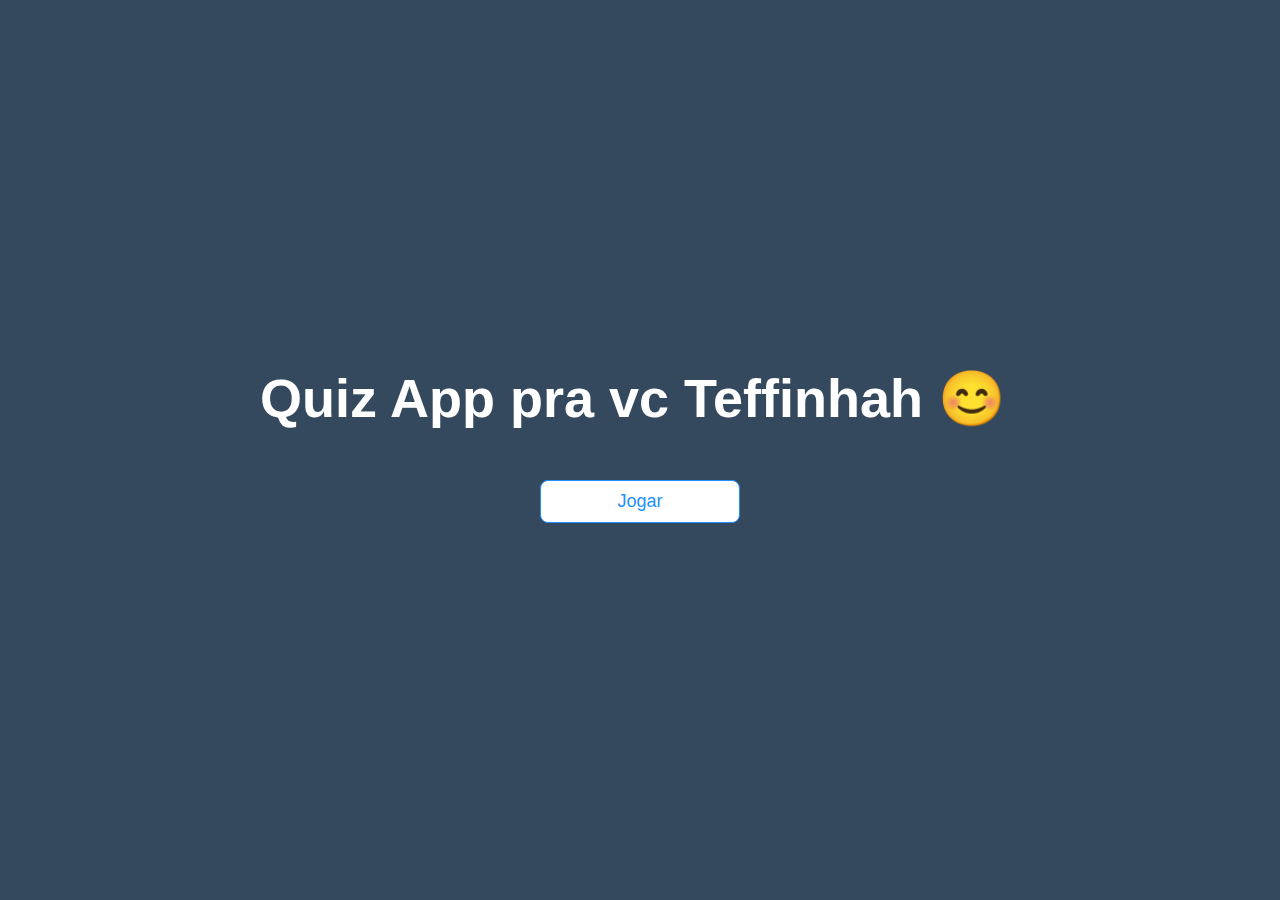
<file: index.html>
<!DOCTYPE html>
<html lang="pt-BR">
<head>
    <meta charset="UTF-8">
    <meta name="viewport" content="width=device-width, initial-scale=1.0">
    <link rel="stylesheet" href="css/app.css">
    <title>Quiz App</title>
</head>
<body>

    <div class="container flex-center flex-column">
        <h1>Quiz App pra vc Teffinhah 😊</h1>
        <a class="btn" href="./game">Jogar</a>
    </div>

</body>
</html>
</file>
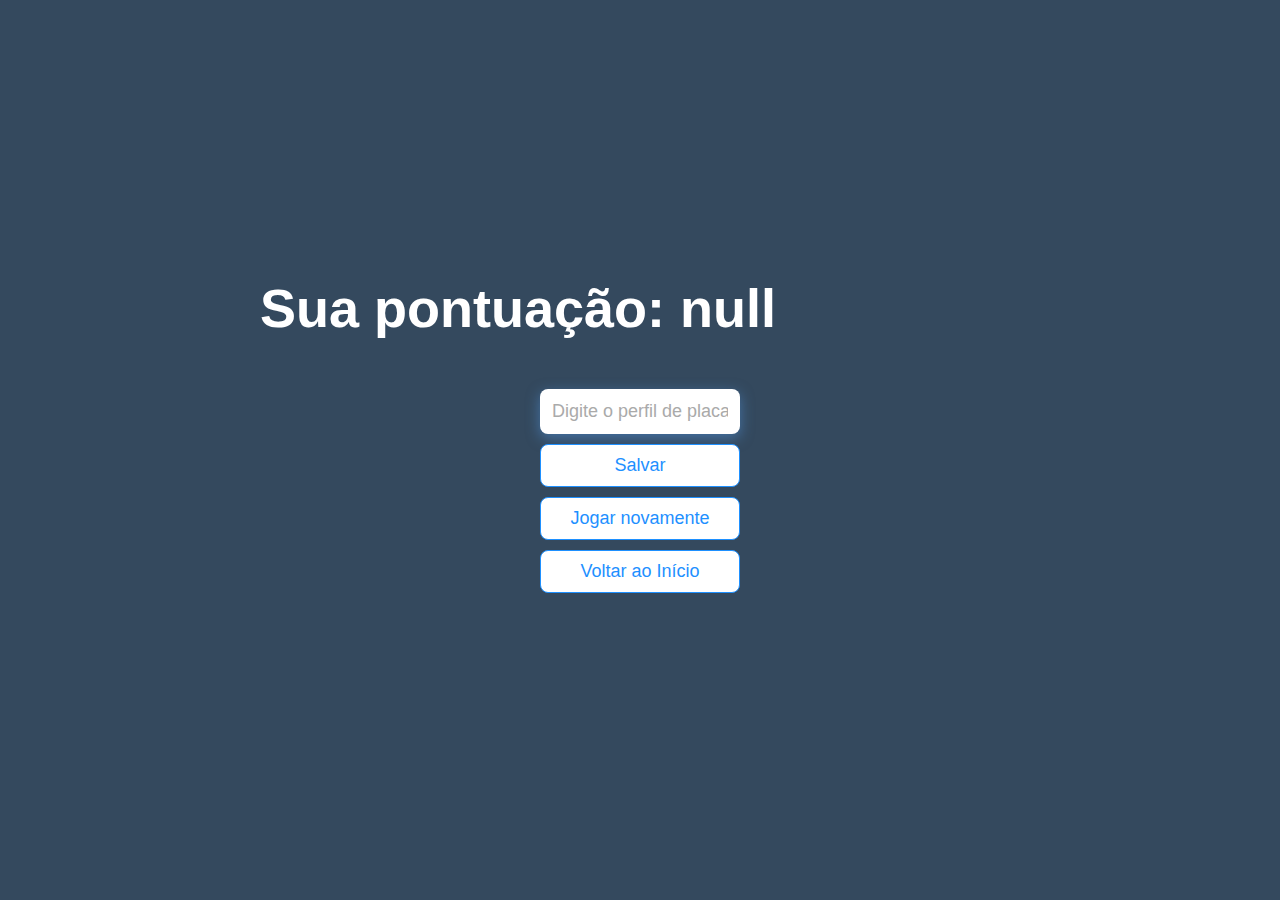
<file: end.html>
<!DOCTYPE html>
<html lang="pt-BR">
<head>
    <meta charset="UTF-8">
    <meta name="viewport" content="width=device-width, initial-scale=1.0">
    <link rel="stylesheet" href="css/app.css">
    <title>Parabéns Teffinhah!!</title>
    <style>
        /* Resultados */
        #results {
            margin-top: 2rem;
            width: 100%;
            max-width: 40rem;
        }
        .result-item {
            background-color: #ffffff;
            color: #34495e;
            padding: 1rem;
            margin-bottom: 1rem;
            border-radius: 8px;
            word-wrap: break-word;
        }
        .correct-answer {
            color: #28a745;
            font-weight: bold;
        }
        .wrong-answer {
            color: #dc3545;
            font-weight: bold;
        }
        @media (max-width: 600px){
            .result-item {
                font-size: 1.2rem;
            }
        }
    </style>
</head>
<body>
    <div class="container flex-center flex-column">
        <h1 id="finalScore">0</h1>
        <form>
            <input 
                type="text" 
                name="username" 
                id="username"
                placeholder="Digite o perfil de placar" 
            />
            <button 
                type="submit" 
                class="btn" 
                id="saveScoreBtn" 
                onclick="saveHighScore(event)" 
                disabled
            >
                Salvar
            </button>
        </form>
        <a class="btn" href="game">Jogar novamente</a>
        <a class="btn" href="./">Voltar ao Início</a>

        <div id="results"></div>
    </div>

    <script src="js/end.js"></script>
</body>
</html>
</file>
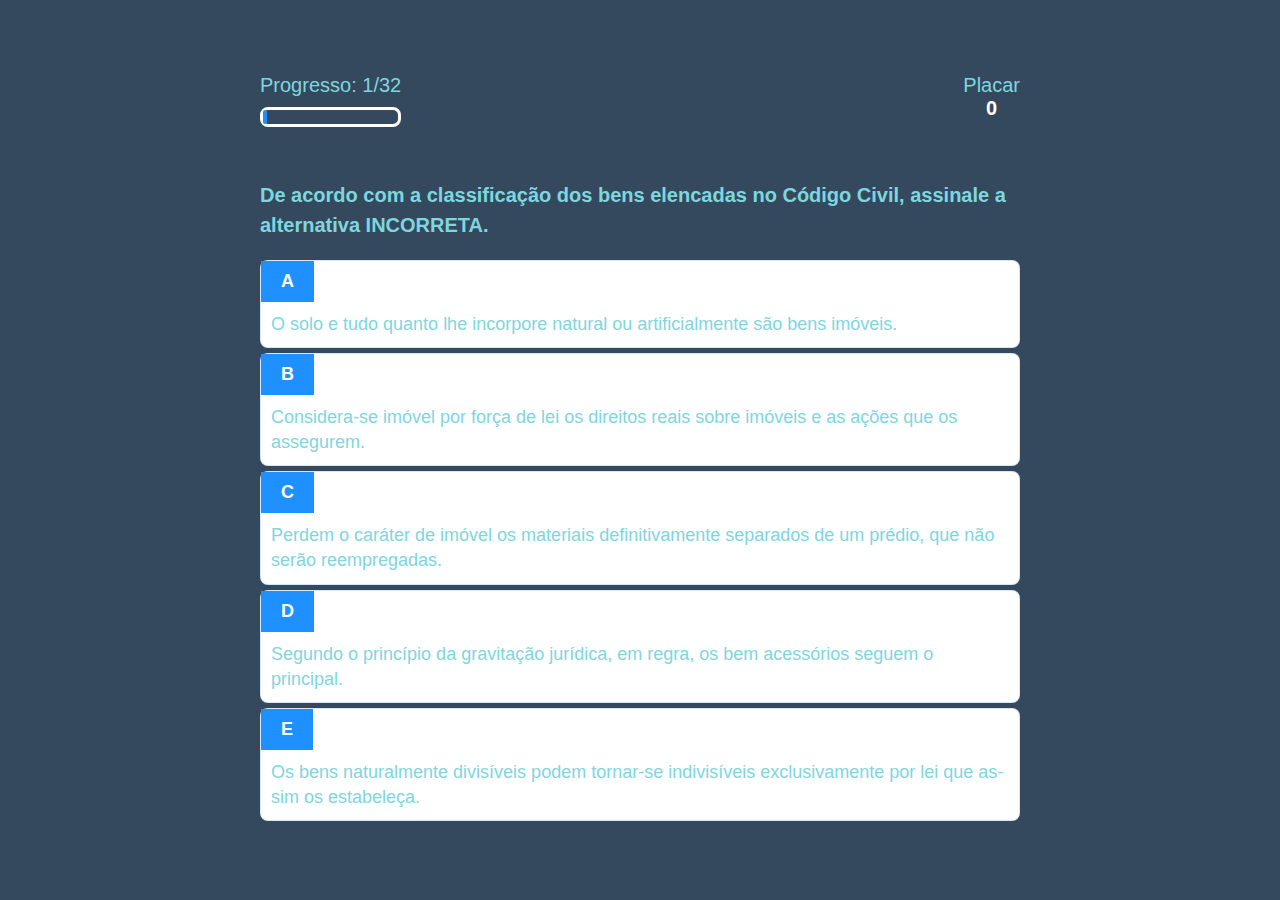
<file: game.html>
<!DOCTYPE html>
<html lang="pt-BR">
<head>
    <meta charset="UTF-8">
    <meta name="viewport" content="width=device-width, initial-scale=1.0">
    <link rel="stylesheet" href="css/app.css" />
    <link rel="stylesheet" href="css/game.css" />
    <title>Quiz - Jogando</title>
</head>
<body>
    <div class="container">
        <div id="loader"></div>
        <div id="game" class="hidden flex-column">
            <div id="hud">
                <div id="hud-item">
                    <p id="progressText" class="hud-prefix">Quiz</p>
                    <div id="progressBar">
                        <div id="progressBarFull"></div>
                    </div>
                </div>
                <div id="hud-item">
                    <p class="hud-prefix">Placar</p>
                    <h1 class="hud-main-text" id="score">0</h1>
                </div>
            </div>

            <h2 id="question"></h2>

            <div class="choice-container">
                <p class="choice-prefix">A</p>
                <p class="choice-text" data-number="1"></p>
            </div>
            <div class="choice-container">
                <p class="choice-prefix">B</p>
                <p class="choice-text" data-number="2"></p>
            </div>
            <div class="choice-container">
                <p class="choice-prefix">C</p>
                <p class="choice-text" data-number="3"></p>
            </div>
            <div class="choice-container">
                <p class="choice-prefix">D</p>
                <p class="choice-text" data-number="4"></p>
            </div>
            <div class="choice-container" id="choice5-container">
                <p class="choice-prefix">E</p>
                <p class="choice-text" data-number="5"></p>
            </div>
        </div>
    </div>

    <script src="js/game.js"></script>
</body>
</html>
</file>
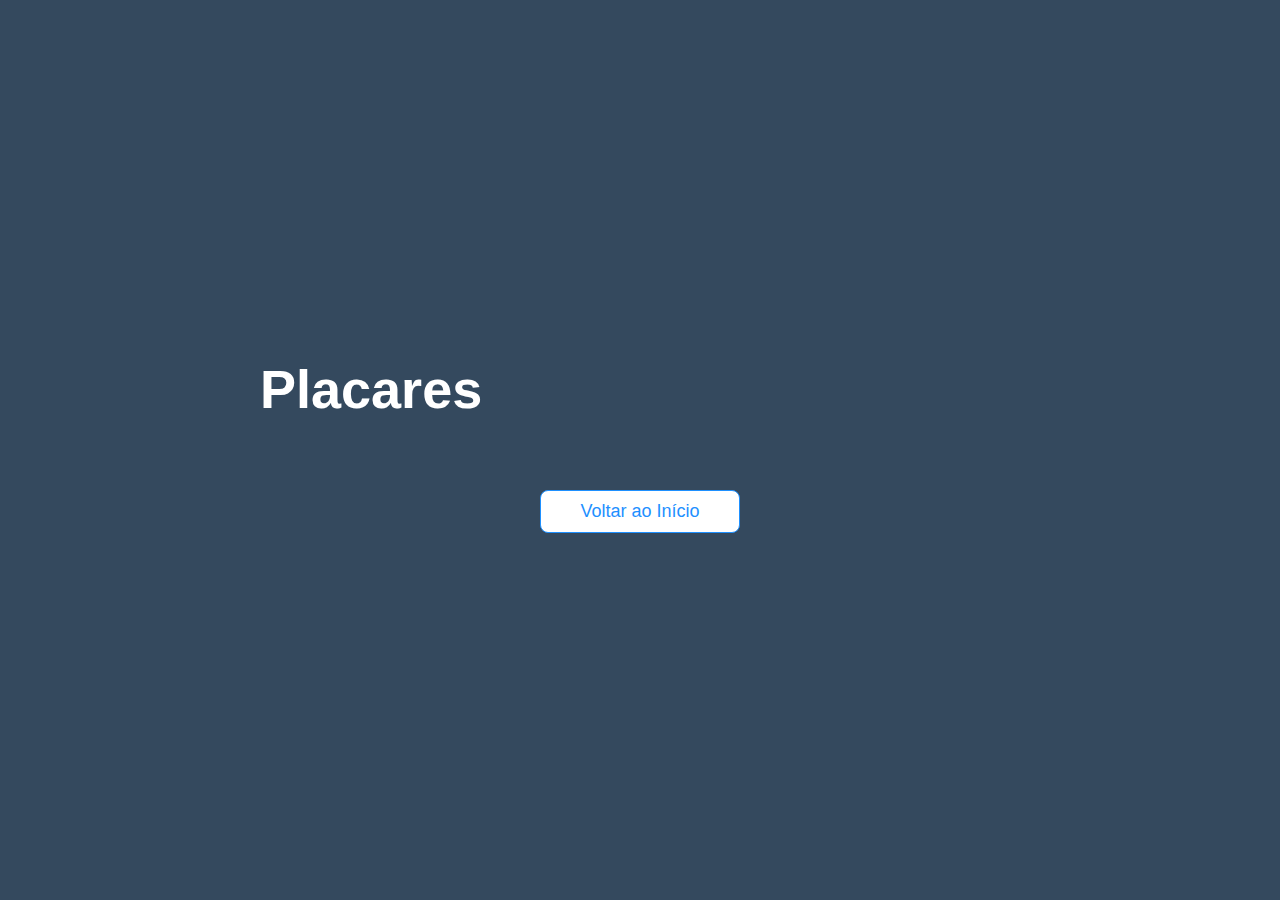
<file: highscores.html>
<!DOCTYPE html>
<html lang="pt-BR">
<head>
    <meta charset="UTF-8">
    <meta name="viewport" content="width=device-width, initial-scale=1.0">
    <link rel="stylesheet" href="css/app.css">
    <link rel="stylesheet" href="css/highscores.css">
    <title>Placares</title>
</head>
<body>
    <div class="container flex-center flex-column">
        <h1>Placares</h1>
        <ul id="highScoresList"></ul>
        <a href="./" class="btn">Voltar ao Início</a>
    </div>

    <script src="js/highscores.js"></script>
</body>
</html>
</file>
<file: css/app.css>
:root{
    background-color: #34495e;
    font-size: 62.5%;
}

*{
    box-sizing: border-box;
    font-family:'Fira Code', Arial, Helvetica, sans-serif;
    margin: 0;
    padding: 0;
    color: #7ed6df;
}

h1,
h2,
h3,
h4{
    margin-bottom: 1rem;
}
h1{
    font-size: clamp(2.4rem, 8vw, 5.4rem);
    color: #ffffff;
    margin-bottom: 5rem;
}

h1 >span{
    font-size: clamp(1.2rem, 4vw, 2.4rem);
    font-weight: 500;
}
h2{
    font-size: clamp(1.8rem, 6vw, 4.2rem);
    margin-bottom: 4rem;
    font-weight: 700;
}
h3{
    font-size: clamp(1.4rem, 4vw, 2.8rem);
    font-weight: 500;
}

/*UTILITIES*/
.container{
    width: 90%;
    max-width: 80rem;
    margin: 0 auto;
    padding: 2rem;
    display: flex;
    justify-content: center;
    align-items: center;
    flex-direction: column;
    min-height: 100vh;
}

.container > * {
    width: 100%;
}

.flex-column{
    display: flex;
    flex-direction: column;
}
.flex-center{
    justify-content: center;
    align-items: center;
}
.justify-center{
    justify-content: center;
}
.text-center{
    text-align: center;
}
.hidden{
    display: none;
}

/*BUTTONS*/

.btn{
    font-size: clamp(1.4rem, 4vw, 1.8rem);
    padding: 1rem 0.5rem;
    width: 100%;
    max-width: 20rem;
    text-align: center;
    border: 0.1rem solid  #1e90ff;
    margin-bottom: 1rem;
    text-decoration: none;
    color:  #1e90ff;
    background-color: white;
    border-radius: 8px;
}

.btn:hover {
    cursor: pointer;
    box-shadow: 0 0.4rem 1.4rem 0 rgba(86,158,235,0.5);
    transform: translateY(-0.1rem);
    transition: transform 150ms;
}
.btn[disabled]:hover{
    cursor: not-allowed;
    box-shadow: none;
    transform: none;
}

/*FORMS*/

form{
    width: 100%;
    display: flex;
    flex-direction: column;
    align-items: center;
}

input{
    margin-bottom: 1rem;
    width: 100%;
    max-width: 20rem;
    padding: 1.2rem;
    font-size: clamp(1.4rem, 4vw, 1.8rem);
    border: none;
    box-shadow: 0 0.4rem 1.4rem 0 rgba(86,158,235,0.5);
    border-radius: 8px;
}

input::placeholder{
    color: #aaa;
}

/*MEDIA QUERIES PARA CELULARES*/

@media (max-width: 600px) {
    .container{
        padding: 1rem;
    }
    h1{
        margin-bottom: 2rem;
    }
    h2{
        margin-bottom: 2rem;
    }
    .btn{
        font-size: 1.4rem;
        max-width: 100%;
        padding: 0.8rem 0.5rem;
    }
    input{
        max-width: 100%;
        padding: 1rem;
    }
}
</file>
<file: css/game.css>
/* ==================== CHOICES ==================== */
.choice-container{
    display: flex;
    margin-bottom: 0.5rem;
    width: 100%;
    font-size: clamp(1.2rem, 4vw, 1.8rem);
    border: 0.1rem solid rgba(86,165,235,0.25);
    background-color: white;
    border-radius: 8px;
    flex-wrap: wrap;
}

.choice-container:hover{
    cursor: pointer;
    box-shadow: 0 0.4rem 1.4rem 0 rgba(86,158,235,0.5);
    transform: translateY(-0.1rem);
    transition: transform 150ms;
}

.choice-prefix{
    padding: 1rem 2rem;
    background-color: #1e90ff;
    color: #ffffff;
    font-weight: bold;
    flex-shrink: 0;
}

.choice-text{
    padding: 1rem;
    width: 100%;
    line-height: 1.4;
    word-wrap: break-word;
    hyphens: auto;
    white-space: pre-wrap;
}

/* cores de acerto/erro */
.correct{
    background-color: #28a745;
}
.incorrect{
    background-color: #dc3545;
}

/* ==================== HUD ==================== */
#hud{
    display: flex;
    justify-content: space-between;
    flex-wrap: wrap;
    margin-bottom: 1rem;
}

.hud-prefix{
    text-align: center;
    font-size: clamp(1.4rem, 4vw, 2rem);
}
.hud-main-text{
    text-align: center;
    font-size: clamp(1.6rem, 4vw, 2rem);
}

/* ==================== PROGRESS BAR ==================== */
#progressBar{
    width: 100%;
    max-width: 20rem;
    height: 2rem;
    border: 0.3rem solid #ffffff;
    margin-top: 1rem; 
    border-radius: 8px;
}
#progressBarFull{
    height: 100%;
    background-color: #1e90ff;
    width: 0%;
    border-radius: 8px;
}

/* ==================== LOADER ==================== */
#loader{
    border: 1.6rem solid white;
    border-radius: 50%;
    border-top: 1.6rem solid #1e90ff;
    width: 8rem;
    height: 8rem;
    animation: spin 2s linear infinite;
    margin: 0 auto;
}
@keyframes spin {
    0%{
        transform: rotate(0deg);
    }
    100%{
        transform: rotate(360deg);
    }
}

/* ==================== QUESTÃO ==================== */
#question{
    font-size: clamp(1.4rem, 4vw, 2rem);
    line-height: 1.5;
    margin-bottom: 2rem;
    word-wrap: break-word;
    hyphens: auto;
    white-space: pre-wrap;
}

/* ==================== MEDIA QUERIES ==================== */
@media (max-width: 600px) {
    .choice-container{
        flex-direction: column;
        align-items: flex-start;
    }
    .choice-prefix{
        padding: 0.5rem 1rem;
        margin-bottom: 0.5rem;
    }
    .choice-text{
        padding: 0.5rem;
        font-size: 1.2rem;
    }
    #progressBar{
        height: 1.5rem;
    }
    #progressBarFull{
        height: 100%;
    }
    #loader{
        width: 6rem;
        height: 6rem;
        border-width: 1.2rem;
    }
    #hud{
        flex-direction: column;
        align-items: center;
    }
    #question{
        font-size: 1.4rem;
        margin-bottom: 1rem;
    }
}
</file>
<file: css/highscores.css>
#highScoresList{
    list-style: none;
    padding-left: 0;
    margin-bottom: 2rem;
}

.high-score{
    font-size: clamp(1.6rem, 4vw, 2.8rem);
    margin-bottom: 0.5rem;
}

.high-score:hover{
    transform: scale(1.025);
}
</file>
